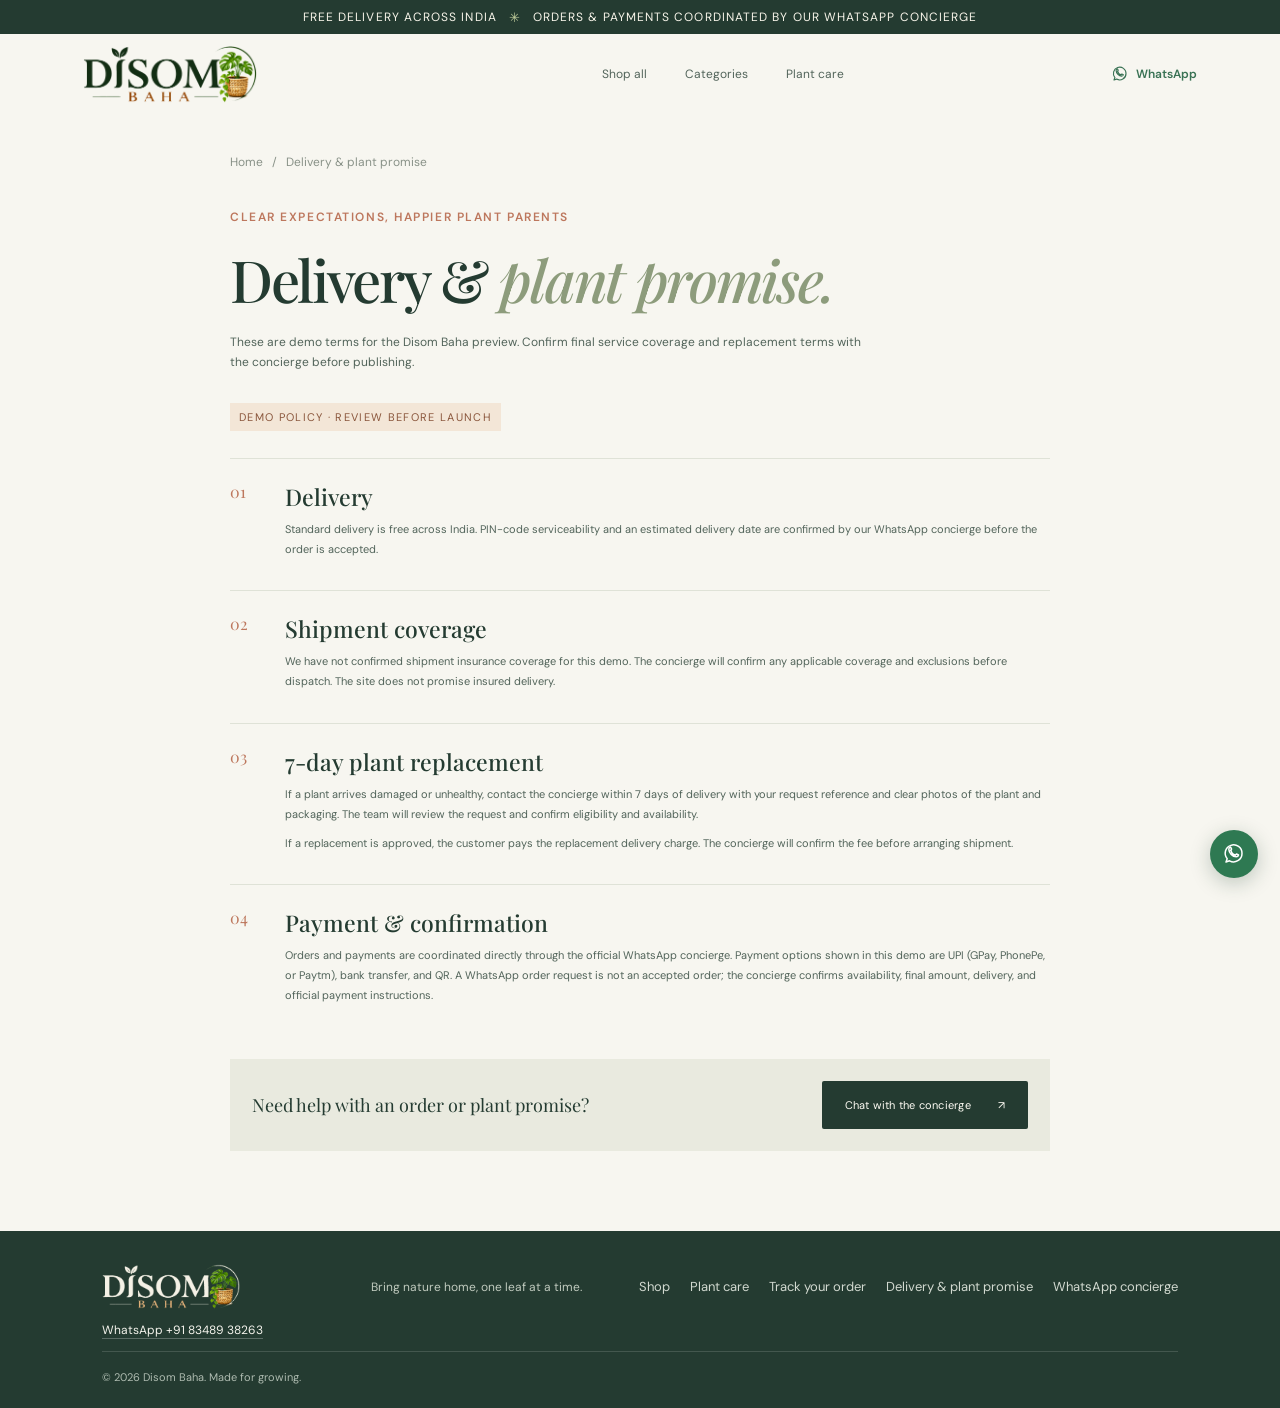
<file: policies.html>
<!doctype html>
<html lang="en">
<head>
  <meta charset="utf-8">
  <meta name="viewport" content="width=device-width, initial-scale=1">
  <meta name="theme-color" content="#f7f6f0">
  <meta name="description" content="Free delivery across India, PIN-code confirmation, and the Disom Baha 7-day plant replacement promise.">
  <title>Delivery & plant promise — Disom Baha</title>
  <link rel="preconnect" href="https://fonts.googleapis.com">
  <link rel="preconnect" href="https://fonts.gstatic.com" crossorigin>
  <link href="https://fonts.googleapis.com/css2?family=DM+Sans:wght@400;500;600;700&family=Playfair+Display:wght@500;600;700&display=swap" rel="stylesheet">
  <link rel="stylesheet" href="styles.css">
  <script src="catalog.js" defer></script>
  <script src="site-config.js" defer></script>
  <script src="script.js" defer></script>
  <script src="chat.js" defer></script>
</head>
<body>
  <div class="announcement"><span>Free delivery across India</span><span class="announcement-dot">✳</span><span>Orders & payments coordinated by our WhatsApp concierge</span></div>
  <header class="site-header">
    <a class="brand" href="index.html" aria-label="Disom Baha home"><svg class="brand-mark" viewBox="0 0 42 42" aria-hidden="true"><path d="M21 35V17M21 23C11 22 8 15 9 7c8 0 14 4 14 12M21 29c10-1 14-8 13-16-8 0-14 4-14 12"/><path d="M14 16c3 1 5 3 7 7m7-2c-3 1-5 3-7 7"/></svg><img class="brand-logo" src="assets/brand/disom-baha-logo.png" alt="Disom Baha"></a>
    <button class="mobile-menu-toggle icon-button" type="button" aria-label="Open menu" aria-expanded="false" aria-controls="primary-nav"><svg viewBox="0 0 24 24" aria-hidden="true"><path d="M4 7h16M4 12h16M4 17h16"/></svg></button>
    <nav class="primary-nav policy-nav" aria-label="Main navigation"><a href="index.html#shop">Shop all</a><a href="index.html#categories">Categories</a><a href="index.html#care">Plant care</a></nav>
    <div class="header-actions"><a class="concierge-link" data-whatsapp="concierge" href="#" target="_blank" rel="noopener noreferrer" aria-label="Chat with the official WhatsApp concierge"><svg viewBox="0 0 24 24" aria-hidden="true"><path d="M20 11.5a8.4 8.4 0 0 1-12.5 7.3L4 20l1.2-3.3A8.4 8.4 0 1 1 20 11.5Z"/><path d="M9 8.5c.4 2.3 2.2 4.1 4.5 4.5l1-1 2 1c-.2 1.1-1.1 1.8-2.2 1.8-3.8-.1-7.4-3.7-7.5-7.5 0-1.1.7-2 1.8-2.2l1 2-1 1.4Z"/></svg><span>WhatsApp</span></a></div>
  </header>

  <main class="policy-page">
    <a class="breadcrumbs policy-breadcrumb" href="index.html">Home <span>/</span> Delivery & plant promise</a>
    <span class="eyebrow">Clear expectations, happier plant parents</span>
    <h1>Delivery & <em>plant promise.</em></h1>
    <p class="policy-intro">These are demo terms for the Disom Baha preview. Confirm final service coverage and replacement terms with the concierge before publishing.</p>
    <div class="policy-demo-label">DEMO POLICY · REVIEW BEFORE LAUNCH</div>
    <section class="policy-card"><span class="policy-number">01</span><div><h2>Delivery</h2><p>Standard delivery is free across India. PIN-code serviceability and an estimated delivery date are confirmed by our WhatsApp concierge before the order is accepted.</p></div></section>
    <section class="policy-card"><span class="policy-number">02</span><div><h2>Shipment coverage</h2><p>We have not confirmed shipment insurance coverage for this demo. The concierge will confirm any applicable coverage and exclusions before dispatch. The site does not promise insured delivery.</p></div></section>
    <section class="policy-card"><span class="policy-number">03</span><div><h2>7-day plant replacement</h2><p>If a plant arrives damaged or unhealthy, contact the concierge within 7 days of delivery with your request reference and clear photos of the plant and packaging. The team will review the request and confirm eligibility and availability.</p><p>If a replacement is approved, the customer pays the replacement delivery charge. The concierge will confirm the fee before arranging shipment.</p></div></section>
    <section class="policy-card"><span class="policy-number">04</span><div><h2>Payment & confirmation</h2><p>Orders and payments are coordinated directly through the official WhatsApp concierge. Payment options shown in this demo are UPI (GPay, PhonePe, or Paytm), bank transfer, and QR. A WhatsApp order request is not an accepted order; the concierge confirms availability, final amount, delivery, and official payment instructions.</p></div></section>
    <div class="policy-contact"><p>Need help with an order or plant promise?</p><a class="button button-dark" data-whatsapp="concierge" href="#" target="_blank" rel="noopener noreferrer">Chat with the concierge <span aria-hidden="true">↗</span></a></div>
  </main>

  <footer class="site-footer"><a class="brand footer-brand" href="index.html"><img class="brand-logo" src="assets/brand/disom-baha-logo-light.png" alt="Disom Baha"></a><p>Bring nature home, one leaf at a time.</p><p class="footer-contact" data-footer-contact><a data-whatsapp="concierge" href="#" target="_blank" rel="noopener noreferrer">WhatsApp +91 83489 38263</a></p><div class="footer-links"><a href="index.html#shop">Shop</a><a href="index.html#care">Plant care</a><a href="track.html">Track your order</a><a href="policies.html">Delivery & plant promise</a><a data-whatsapp="concierge" href="#" target="_blank" rel="noopener noreferrer">WhatsApp concierge</a></div><small>© 2026 Disom Baha. Made for growing.</small></footer>
  <a class="whatsapp-fab" data-whatsapp="concierge" href="#" target="_blank" rel="noopener noreferrer" aria-label="Chat with Disom Baha on WhatsApp"><svg viewBox="0 0 24 24" aria-hidden="true"><path d="M20 11.5a8.4 8.4 0 0 1-12.5 7.3L4 20l1.2-3.3A8.4 8.4 0 1 1 20 11.5Z"/><path d="M9 8.5c.4 2.3 2.2 4.1 4.5 4.5l1-1 2 1c-.2 1.1-1.1 1.8-2.2 1.8-3.8-.1-7.4-3.7-7.5-7.5 0-1.1.7-2 1.8-2.2l1 2-1 1.4Z"/></svg></a>
  <div class="toast" role="status" aria-live="polite"></div>
</body>
</html>
</file>
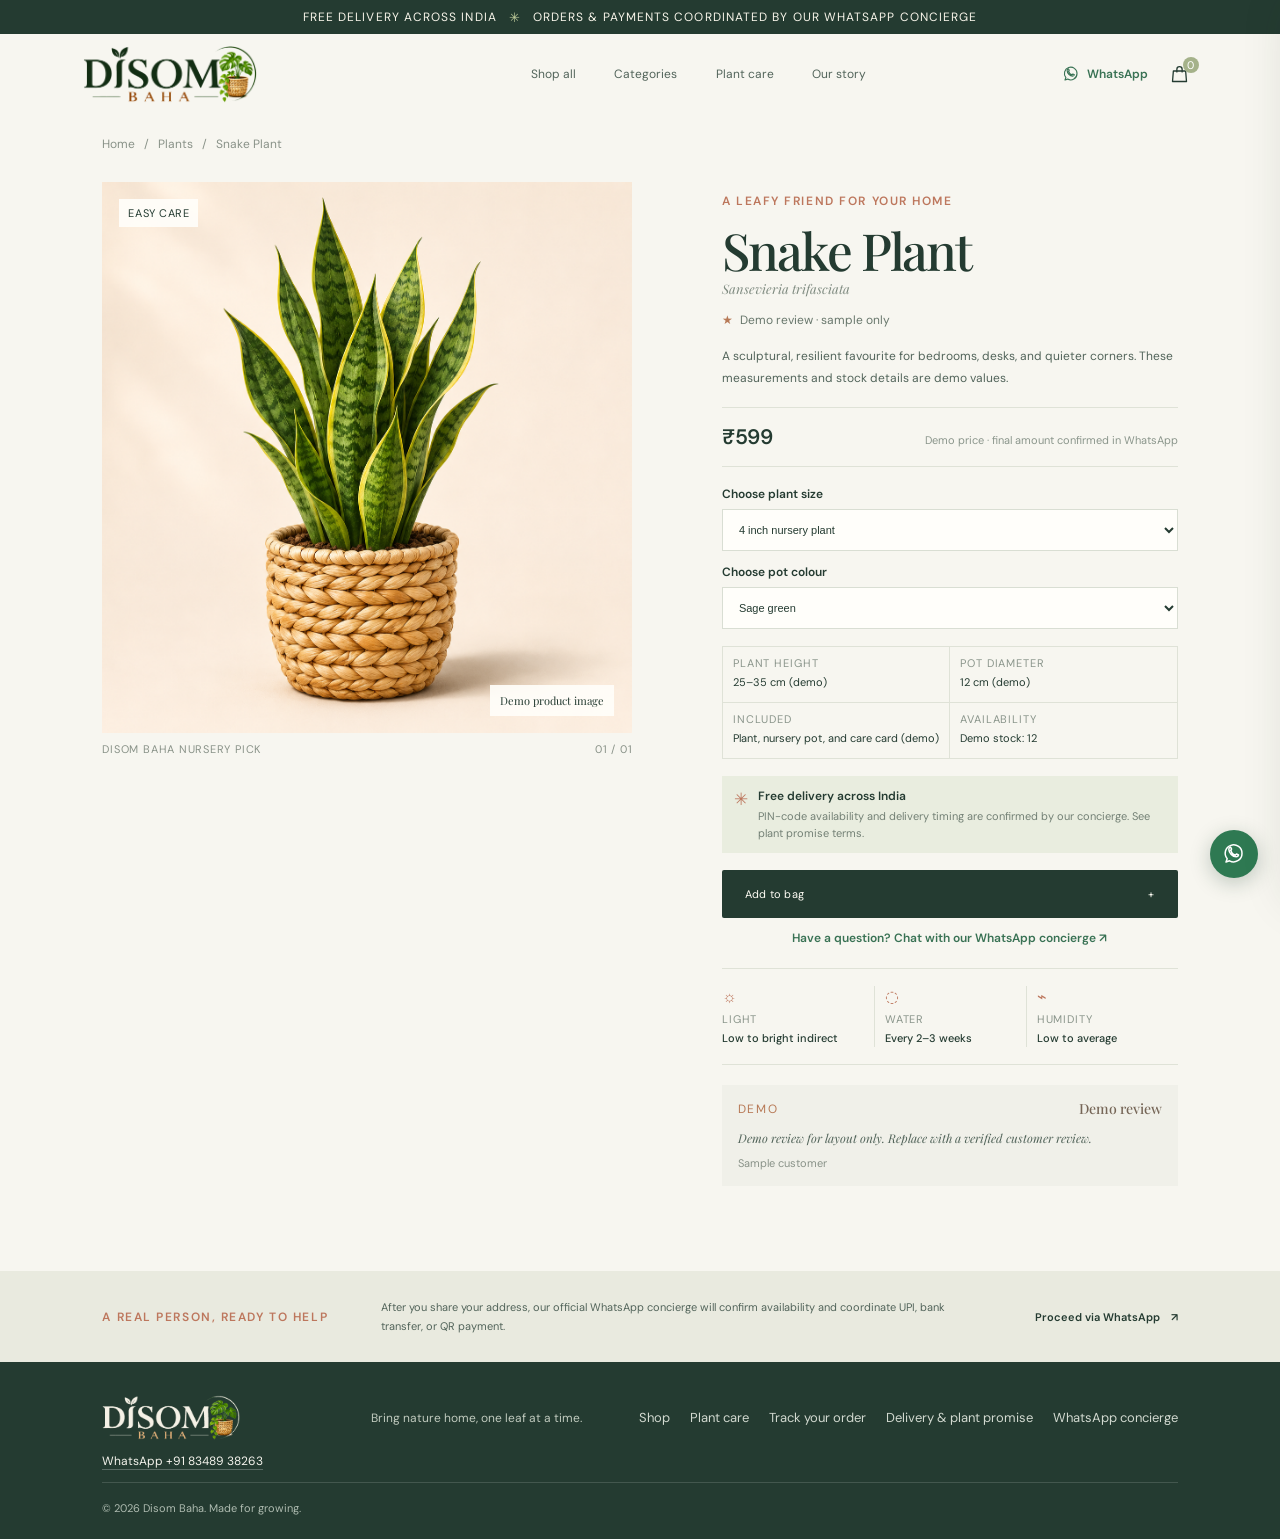
<file: product.html>
<!doctype html>
<html lang="en">
<head>
  <meta charset="utf-8">
  <meta name="viewport" content="width=device-width, initial-scale=1">
  <meta name="theme-color" content="#f7f6f0">
  <meta name="description" content="Find your next leafy friend at Disom Baha, with free delivery across India.">
  <title>Shop plants — Disom Baha</title>
  <link rel="preconnect" href="https://fonts.googleapis.com">
  <link rel="preconnect" href="https://fonts.gstatic.com" crossorigin>
  <link href="https://fonts.googleapis.com/css2?family=DM+Sans:wght@400;500;600;700&family=Playfair+Display:wght@500;600;700&display=swap" rel="stylesheet">
  <link rel="stylesheet" href="styles.css">
  <script src="catalog.js" defer></script>
  <script src="site-config.js" defer></script>
  <script src="script.js" defer></script>
  <script src="chat.js" defer></script>
</head>
<body>
  <div class="announcement"><span>Free delivery across India</span><span class="announcement-dot">✳</span><span>Orders & payments coordinated by our WhatsApp concierge</span></div>
  <header class="site-header">
    <a class="brand" href="index.html" aria-label="Disom Baha home"><img class="brand-logo" src="assets/brand/disom-baha-logo.png" alt="Disom Baha"></a>
    <button class="mobile-menu-toggle icon-button" type="button" aria-label="Open menu" aria-expanded="false" aria-controls="primary-nav"><svg viewBox="0 0 24 24" aria-hidden="true"><path d="M4 7h16M4 12h16M4 17h16"/></svg></button>
    <nav class="primary-nav" id="primary-nav" aria-label="Main navigation"><a href="index.html#shop">Shop all</a><a href="index.html#categories">Categories</a><a href="index.html#care">Plant care</a><a href="index.html#story">Our story</a></nav>
    <div class="header-actions">
      <a class="concierge-link" data-whatsapp="concierge" href="#" target="_blank" rel="noopener noreferrer" aria-label="Chat with the official WhatsApp concierge"><svg viewBox="0 0 24 24" aria-hidden="true"><path d="M20 11.5a8.4 8.4 0 0 1-12.5 7.3L4 20l1.2-3.3A8.4 8.4 0 1 1 20 11.5Z"/><path d="M9 8.5c.4 2.3 2.2 4.1 4.5 4.5l1-1 2 1c-.2 1.1-1.1 1.8-2.2 1.8-3.8-.1-7.4-3.7-7.5-7.5 0-1.1.7-2 1.8-2.2l1 2-1 1.4Z"/></svg><span>WhatsApp</span></a>
      <button class="icon-button cart-trigger" type="button" aria-label="Open shopping bag"><svg viewBox="0 0 24 24" aria-hidden="true"><path d="M5 8h14l1 12H4L5 8Z"/><path d="M9 9V6a3 3 0 0 1 6 0v3"/></svg><span class="cart-count" aria-live="polite">0</span></button>
    </div>
  </header>

  <main>
    <nav class="breadcrumbs" aria-label="Breadcrumb"><a href="index.html">Home</a><span>/</span><a href="index.html#shop">Plants</a><span>/</span><span id="product-breadcrumb">Plant</span></nav>
    <section class="product-detail" id="product-detail" aria-labelledby="product-name">
      <div class="detail-gallery">
        <div class="detail-image-wrap"><img id="product-main-image" src="" alt=""><span class="photo-needed">Demo photo · illustrative only</span><span class="product-tag" id="product-tag">Easy care</span><span class="detail-image-note">Demo product image</span></div>
        <div class="gallery-caption"><span>Disom Baha nursery pick</span><span>01 / 01</span></div>
      </div>
      <div class="detail-copy">
        <span class="eyebrow">A leafy friend for your home</span>
        <h1 id="product-name">Plant name</h1>
        <p class="detail-botanical" id="product-botanical">Botanical name</p>
        <div class="detail-rating"><span aria-hidden="true">★</span><span id="product-rating">4.9 · customer reviews</span></div>
        <p class="detail-description" id="product-description"></p>
        <div class="detail-price-row"><strong id="detail-price">₹0</strong><span id="detail-price-note">Demo price · final amount confirmed in WhatsApp</span></div>

        <label class="select-label" for="plant-size">Choose plant size</label>
        <select id="plant-size" class="detail-select">
          <option value="4 inch nursery plant" data-extra="0">4 inch · nursery plant · included</option>
          <option value="6 inch fuller plant" data-extra="250">6 inch · fuller plant · + ₹250</option>
        </select>
        <label class="select-label" for="pot-color">Choose pot colour</label>
        <select id="pot-color" class="detail-select">
          <option>Sage green</option><option>Warm white</option><option>Terracotta</option>
        </select>

        <dl class="product-specs">
          <div><dt>Plant height</dt><dd id="product-height">Demo size</dd></div>
          <div><dt>Pot diameter</dt><dd id="product-pot-diameter">Demo size</dd></div>
          <div><dt>Included</dt><dd id="product-includes">Demo contents</dd></div>
          <div><dt>Availability</dt><dd id="product-stock">Demo stock</dd></div>
        </dl>
        <div class="detail-delivery"><span aria-hidden="true">✳</span><span><strong>Free delivery across India</strong><small>PIN-code availability and delivery timing are confirmed by our concierge. <a href="policies.html">See plant promise terms.</a></small></span></div>
        <button class="button button-dark product-add-button" id="product-add" type="button">Add to bag <span aria-hidden="true">+</span></button>
        <a class="detail-whatsapp" data-whatsapp="concierge" href="#" target="_blank" rel="noopener noreferrer">Have a question? Chat with our WhatsApp concierge ↗</a>

        <div class="care-guide" aria-label="Plant care details">
          <div><span class="care-symbol" aria-hidden="true">☼</span><small>Light</small><strong id="care-light"></strong></div>
          <div><span class="care-symbol" aria-hidden="true">◌</span><small>Water</small><strong id="care-water"></strong></div>
          <div><span class="care-symbol" aria-hidden="true">⌁</span><small>Humidity</small><strong id="care-humidity"></strong></div>
        </div>
        <section class="review-snippet"><div><span class="review-stars">DEMO</span><h2 id="review-title">Demo review</h2></div><p id="review-quote">Sample review text for layout only.</p><small id="review-by">Demo reviewer · replace before launch</small></section>
      </div>
    </section>
    <section class="detail-concierge-band"><span class="eyebrow">A real person, ready to help</span><p>After you share your address, our official WhatsApp concierge will confirm availability and coordinate UPI, bank transfer, or QR payment.</p><a class="text-link" data-whatsapp="concierge" href="#" target="_blank" rel="noopener noreferrer">Proceed via WhatsApp <span aria-hidden="true">↗</span></a></section>
  </main>

  <footer class="site-footer"><a class="brand footer-brand" href="index.html"><img class="brand-logo" src="assets/brand/disom-baha-logo-light.png" alt="Disom Baha"></a><p>Bring nature home, one leaf at a time.</p><p class="footer-contact" data-footer-contact><a data-whatsapp="concierge" href="#" target="_blank" rel="noopener noreferrer">WhatsApp +91 83489 38263</a></p><div class="footer-links"><a href="index.html#shop">Shop</a><a href="index.html#care">Plant care</a><a href="track.html">Track your order</a><a href="policies.html">Delivery & plant promise</a><a data-whatsapp="concierge" href="#" target="_blank" rel="noopener noreferrer">WhatsApp concierge</a></div><small>© 2026 Disom Baha. Made for growing.</small></footer>

  <div class="drawer-scrim" hidden></div>
  <aside class="cart-drawer" aria-label="Shopping bag" aria-modal="true" role="dialog" aria-hidden="true">
    <div class="drawer-header"><div><span class="eyebrow">Your leafy picks</span><h2>Your bag <span class="drawer-count">(0)</span></h2></div><button class="icon-button drawer-close" type="button" aria-label="Close shopping bag">×</button></div>
    <div class="cart-items"><p class="empty-cart">Your bag is waiting for a little green.</p></div>
    <div class="drawer-footer cart-stage"><div class="cart-subtotal"><span>Subtotal</span><strong>₹0</strong></div><p class="delivery-note">Free delivery across India. PIN-code serviceability is confirmed by our concierge.</p><button class="button button-dark checkout-button" type="button" disabled>Continue to delivery details <span aria-hidden="true">→</span></button><span class="secure-note">Orders and payments coordinated by our WhatsApp concierge</span></div>
    <section class="address-stage" hidden aria-labelledby="address-title"><button class="back-to-bag" type="button">← Back to your bag</button><span class="eyebrow">Free delivery across India</span><h3 id="address-title">Where should we send it?</h3><p class="delivery-note">Share your delivery details. Our official WhatsApp concierge will confirm the order and coordinate payment.</p>
      <form class="checkout-form">
        <label>Full name<input name="name" autocomplete="name" required></label><label>WhatsApp / phone<input name="phone" type="tel" autocomplete="tel" inputmode="tel" required></label><label class="form-wide">Email <small>for your receipt</small><input name="email" type="email" autocomplete="email" maxlength="254"></label>
        <label class="form-wide">Delivery address<input name="address" autocomplete="street-address" required></label><label>City<input name="city" autocomplete="address-level2" required></label><label>State<input name="state" autocomplete="address-level1" required></label><label>PIN code<input name="pincode" inputmode="numeric" autocomplete="postal-code" pattern="[0-9]{6}" maxlength="6" required></label>
        <fieldset class="payment-options form-wide"><legend>Payment preference</legend><label><input type="radio" name="payment" value="UPI (GPay / PhonePe / Paytm)" checked> UPI <small>GPay / PhonePe / Paytm</small></label><label><input type="radio" name="payment" value="Bank transfer"> Bank transfer</label><label><input type="radio" name="payment" value="QR payment"> QR payment</label></fieldset>
        <p class="checkout-error form-wide" role="alert" aria-live="polite"></p><button class="button button-dark whatsapp-order-button form-wide" type="submit">Review order <span aria-hidden="true">→</span></button><small class="form-wide payment-footnote">You’ll review the full order and estimated total before opening WhatsApp.</small>
      </form>
    </section>
    <section class="order-review-stage" hidden aria-labelledby="order-review-title"><button class="back-to-address" type="button">← Edit delivery details</button><span class="eyebrow">One last look</span><h3 id="order-review-title">Review your order request</h3><div class="order-reference">Request reference <strong id="order-reference"></strong></div><div class="order-review-items" id="order-review-items"></div><div class="order-review-address" id="order-review-address"></div><div class="order-review-totals"><div><span>Subtotal</span><strong id="review-subtotal"></strong></div><div><span>Delivery</span><strong>Free</strong></div><div class="review-total"><span>Estimated total</span><strong id="review-total"></strong></div></div><p class="review-confirmation-note" id="review-confirmation-note">This order request is not accepted until the concierge confirms it. Clicking opens WhatsApp with your items, address, phone, and payment preference prefilled; review and send the message there.</p><button class="button button-dark whatsapp-order-button" id="send-order-whatsapp" type="button">Proceed via WhatsApp <span aria-hidden="true">↗</span></button><small class="payment-footnote">UPI (GPay / PhonePe / Paytm) · Bank transfer · QR</small></section>
    <section class="order-success-stage" hidden aria-labelledby="order-success-title"><span class="eyebrow">Order placed</span><h3 id="order-success-title">Thank you! Your order is confirmed.</h3><div class="order-reference">Order number <strong id="order-success-reference"></strong></div><p class="delivery-note" id="order-success-text"></p><a class="button button-dark" id="order-success-track" href="track.html">Track your order <span aria-hidden="true">→</span></a><button class="back-to-shop" type="button">Continue shopping</button></section>
  </aside>
  <a class="whatsapp-fab" data-whatsapp="concierge" href="#" target="_blank" rel="noopener noreferrer" aria-label="Chat with Disom Baha on WhatsApp"><svg viewBox="0 0 24 24" aria-hidden="true"><path d="M20 11.5a8.4 8.4 0 0 1-12.5 7.3L4 20l1.2-3.3A8.4 8.4 0 1 1 20 11.5Z"/><path d="M9 8.5c.4 2.3 2.2 4.1 4.5 4.5l1-1 2 1c-.2 1.1-1.1 1.8-2.2 1.8-3.8-.1-7.4-3.7-7.5-7.5 0-1.1.7-2 1.8-2.2l1 2-1 1.4Z"/></svg></a>
  <div class="toast" role="status" aria-live="polite"></div>
</body>
</html>
</file>
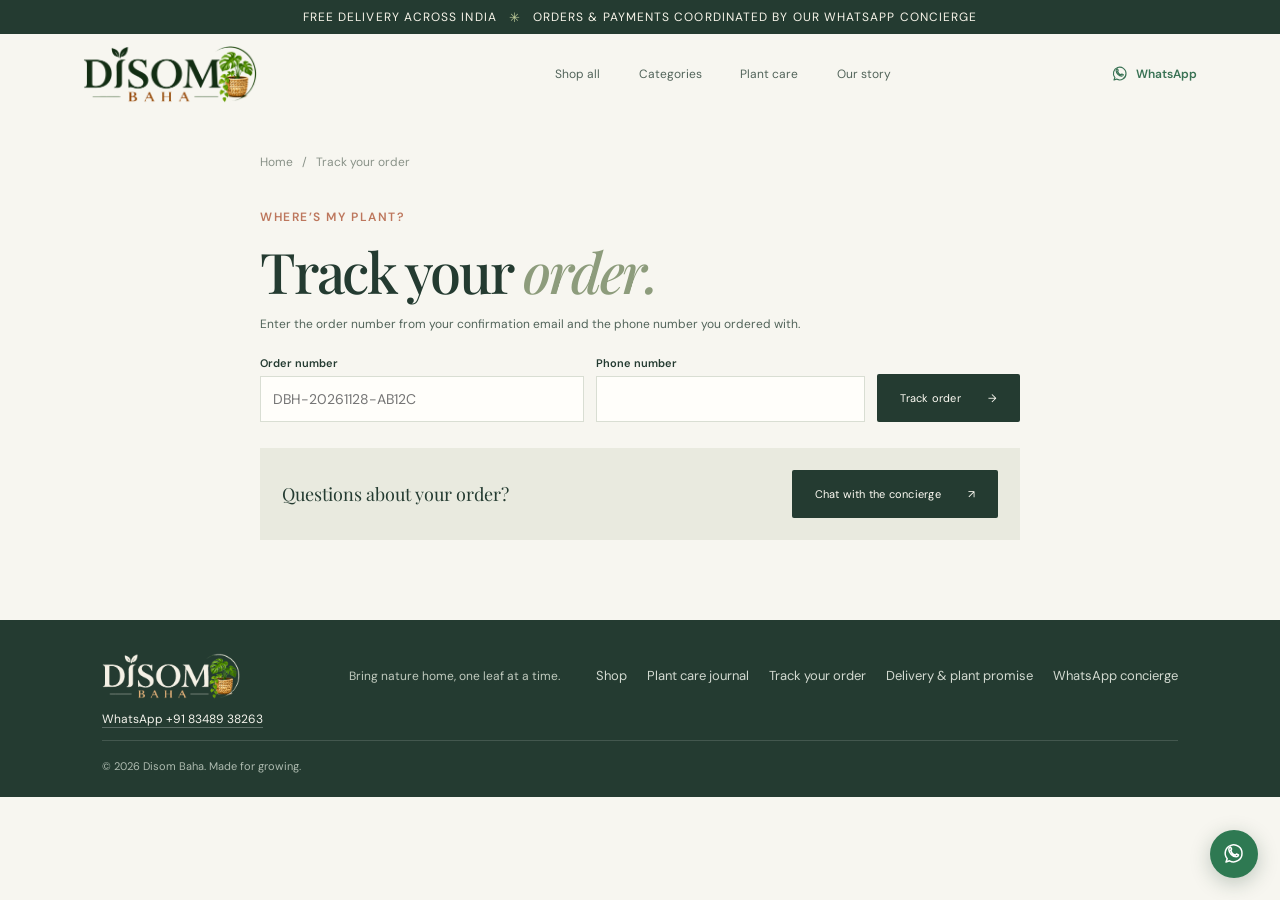
<file: track.html>
<!doctype html>
<html lang="en">
<head>
  <meta charset="utf-8">
  <meta name="viewport" content="width=device-width, initial-scale=1">
  <meta name="theme-color" content="#f7f6f0">
  <meta name="robots" content="noindex">
  <meta name="description" content="Track your Disom Baha plant order with your order number and phone number.">
  <title>Track your order — Disom Baha</title>
  <link rel="preconnect" href="https://fonts.googleapis.com">
  <link rel="preconnect" href="https://fonts.gstatic.com" crossorigin>
  <link href="https://fonts.googleapis.com/css2?family=DM+Sans:wght@400;500;600;700&family=Playfair+Display:wght@500;600;700&display=swap" rel="stylesheet">
  <link rel="stylesheet" href="styles.css">
  <script src="catalog.js" defer></script>
  <script src="site-config.js" defer></script>
  <script src="script.js" defer></script>
  <script src="chat.js" defer></script>
</head>
<body>
  <div class="announcement"><span>Free delivery across India</span><span class="announcement-dot">✳</span><span>Orders & payments coordinated by our WhatsApp concierge</span></div>
  <header class="site-header">
    <a class="brand" href="index.html" aria-label="Disom Baha home"><img class="brand-logo" src="assets/brand/disom-baha-logo.png" alt="Disom Baha"></a>
    <button class="mobile-menu-toggle icon-button" type="button" aria-label="Open menu" aria-expanded="false" aria-controls="primary-nav"><svg viewBox="0 0 24 24" aria-hidden="true"><path d="M4 7h16M4 12h16M4 17h16"/></svg></button>
    <nav class="primary-nav" id="primary-nav" aria-label="Main navigation"><a href="index.html#shop">Shop all</a><a href="index.html#categories">Categories</a><a href="journal.html">Plant care</a><a href="index.html#story">Our story</a></nav>
    <div class="header-actions"><a class="concierge-link" data-whatsapp="concierge" href="#" target="_blank" rel="noopener noreferrer" aria-label="Chat with the official WhatsApp concierge"><svg viewBox="0 0 24 24" aria-hidden="true"><path d="M20 11.5a8.4 8.4 0 0 1-12.5 7.3L4 20l1.2-3.3A8.4 8.4 0 1 1 20 11.5Z"/><path d="M9 8.5c.4 2.3 2.2 4.1 4.5 4.5l1-1 2 1c-.2 1.1-1.1 1.8-2.2 1.8-3.8-.1-7.4-3.7-7.5-7.5 0-1.1.7-2 1.8-2.2l1 2-1 1.4Z"/></svg><span>WhatsApp</span></a></div>
  </header>

  <main class="track-page">
    <a class="breadcrumbs policy-breadcrumb" href="index.html">Home <span>/</span> Track your order</a>
    <span class="eyebrow">Where’s my plant?</span>
    <h1>Track your <em>order.</em></h1>
    <p class="policy-intro">Enter the order number from your confirmation email and the phone number you ordered with.</p>
    <form class="track-form" id="track-form">
      <label>Order number<input name="reference" autocomplete="off" placeholder="DBH-20261128-AB12C" required maxlength="30"></label>
      <label>Phone number<input name="phone" type="tel" inputmode="tel" autocomplete="tel" required maxlength="20"></label>
      <button class="button button-dark" type="submit">Track order <span aria-hidden="true">→</span></button>
    </form>
    <div id="track-result" aria-live="polite"></div>
    <div class="policy-contact"><p>Questions about your order?</p><a class="button button-dark" data-whatsapp="concierge" href="#" target="_blank" rel="noopener noreferrer">Chat with the concierge <span aria-hidden="true">↗</span></a></div>
  </main>

  <footer class="site-footer"><a class="brand footer-brand" href="index.html"><img class="brand-logo" src="assets/brand/disom-baha-logo-light.png" alt="Disom Baha"></a><p>Bring nature home, one leaf at a time.</p><p class="footer-contact" data-footer-contact><a data-whatsapp="concierge" href="#" target="_blank" rel="noopener noreferrer">WhatsApp +91 83489 38263</a></p><div class="footer-links"><a href="index.html#shop">Shop</a><a href="journal.html">Plant care journal</a><a href="track.html">Track your order</a><a href="policies.html">Delivery & plant promise</a><a data-whatsapp="concierge" href="#" target="_blank" rel="noopener noreferrer">WhatsApp concierge</a></div><small>© 2026 Disom Baha. Made for growing.</small></footer>
  <a class="whatsapp-fab" data-whatsapp="concierge" href="#" target="_blank" rel="noopener noreferrer" aria-label="Chat with Disom Baha on WhatsApp"><svg viewBox="0 0 24 24" aria-hidden="true"><path d="M20 11.5a8.4 8.4 0 0 1-12.5 7.3L4 20l1.2-3.3A8.4 8.4 0 1 1 20 11.5Z"/><path d="M9 8.5c.4 2.3 2.2 4.1 4.5 4.5l1-1 2 1c-.2 1.1-1.1 1.8-2.2 1.8-3.8-.1-7.4-3.7-7.5-7.5 0-1.1.7-2 1.8-2.2l1 2-1 1.4Z"/></svg></a>
  <div class="toast" role="status" aria-live="polite"></div>
</body>
</html>
</file>
<file: styles.css>
:root {
  color-scheme: light;
  --ink: #243b31;
  --ink-soft: #52645a;
  --sage: #8d9c7c;
  --sage-light: #e7e9dc;
  --cream: #f7f6f0;
  --paper: #fffefa;
  --terracotta: #bd775d;
  --line: #dfe2d7;
  --serif: "Playfair Display", Georgia, serif;
  --sans: "DM Sans", Arial, sans-serif;
}

* { box-sizing: border-box; }
html { scroll-behavior: smooth; scroll-padding-top: 80px; }
body { margin: 0; background: var(--cream); color: var(--ink); font-family: var(--sans); -webkit-font-smoothing: antialiased; }
button, input { font: inherit; }
button, a { -webkit-tap-highlight-color: transparent; }
a { color: inherit; text-decoration: none; }
img { display: block; width: 100%; }
.sr-only { position: absolute; width: 1px; height: 1px; padding: 0; margin: -1px; overflow: hidden; clip: rect(0, 0, 0, 0); white-space: nowrap; border: 0; }

.announcement { min-height: 34px; display: flex; align-items: center; justify-content: center; gap: 12px; background: var(--ink); color: #f7f4e9; font-size: 12px; letter-spacing: .09em; text-transform: uppercase; }
.announcement-dot { color: #c0cc9b; font-size: 13px; }
.site-header { height: 80px; padding: 0 6.5%; display: flex; align-items: center; justify-content: space-between; background: var(--cream); position: sticky; top: 0; z-index: 19; }
.brand { display: inline-flex; align-items: center; gap: 8px; color: var(--ink); font-family: var(--serif); font-size: 26px; letter-spacing: -.045em; }
.brand-mark { width: 31px; height: 31px; fill: none; stroke: currentColor; stroke-width: 1.35; stroke-linecap: round; stroke-linejoin: round; }
.brand-mark { display: none; }
.brand-logo { display: block; width: 174px; height: 58px; object-fit: contain; }
.footer-brand { line-height: 0; }
.footer-brand .brand-logo { width: 138px; height: 46px; }
.primary-nav { display: flex; align-items: center; gap: clamp(22px, 3vw, 48px); padding-left: 7%; }
.primary-nav a, .footer-links a { font-size: 12px; color: var(--ink-soft); transition: color .2s; }
.primary-nav a:hover, .footer-links a:hover { color: var(--terracotta); }
.header-actions { display: flex; align-items: center; gap: 14px; }
.icon-button { border: 0; background: transparent; color: var(--ink); padding: 7px; display: inline-grid; place-items: center; cursor: pointer; }
.icon-button svg { width: 21px; height: 21px; fill: none; stroke: currentColor; stroke-width: 1.5; stroke-linecap: round; stroke-linejoin: round; }
.cart-trigger { position: relative; }
.cart-count { position: absolute; top: 0; right: -2px; min-width: 16px; height: 16px; padding: 0 4px; border-radius: 50%; background: #a5b28a; color: white; display: grid; place-items: center; font-size: 11px; }
.mobile-menu-toggle { display: none; }

.hero { min-height: 555px; display: grid; grid-template-columns: 47% 53%; padding: 0 6.5%; position: relative; background: #e9eadf; overflow: hidden; }
.hero-copy { display: flex; flex-direction: column; align-items: flex-start; justify-content: center; padding: 55px 8% 70px 0; position: relative; z-index: 1; }
.eyebrow { display: inline-flex; align-items: center; gap: 9px; color: var(--terracotta); font-size: 12px; font-weight: 600; letter-spacing: .13em; text-transform: uppercase; }
.eyebrow-line { width: 24px; height: 1px; background: currentColor; }
h1, h2, h3, p { margin-top: 0; }
.hero h1 { margin: 22px 0 17px; font-family: var(--serif); font-weight: 500; font-size: clamp(43px, 5.2vw, 72px); line-height: 1.08; letter-spacing: -.045em; }
h1 em, h2 em { color: var(--sage); font-weight: 500; }
.hero-copy > p { max-width: 360px; color: var(--ink-soft); font-size: 14px; line-height: 1.85; }
.hero-actions { display: flex; align-items: center; gap: 25px; margin-top: 12px; }
.button { min-height: 48px; border: 0; border-radius: 2px; padding: 0 23px; display: inline-flex; align-items: center; justify-content: center; gap: 27px; font-size: 11px; letter-spacing: .02em; cursor: pointer; transition: transform .2s, background .2s; }
.button:hover { transform: translateY(-2px); }
.button-dark { background: var(--ink); color: #fffdf5; }
.button-dark:hover { background: #385548; }
.text-link { display: inline-flex; align-items: center; gap: 11px; font-size: 11px; font-weight: 600; }
.text-link span { transition: transform .2s; }
.text-link:hover span { transform: translateX(4px); }
.hero-note { margin-top: 38px; display: flex; align-items: center; gap: 12px; color: #68786d; font-size: 12px; line-height: 1.7; }
.hero-note strong { color: var(--ink); font-weight: 500; }
.note-icon { width: 30px; height: 30px; border: 1px solid #c5cabb; border-radius: 50%; display: grid; place-items: center; color: var(--terracotta); font-size: 15px; }
.hero-visual { min-height: 520px; margin: 20px 0 20px 0; position: relative; overflow: hidden; background: #778570; }
.hero-visual::after { content: ""; position: absolute; inset: 0; background: linear-gradient(90deg, rgba(32,49,40,.12), transparent 42%), linear-gradient(0deg, rgba(20,34,27,.24), transparent 45%); pointer-events: none; }
.hero-visual > img { height: 100%; position: absolute; inset: 0; object-fit: cover; object-position: center 54%; }
.hero-image-caption { position: absolute; z-index: 1; left: 31px; bottom: 30px; display: grid; gap: 5px; color: white; font-family: var(--serif); font-size: 17px; text-shadow: 0 1px 8px #29392e6e; }
.hero-image-caption strong { font-size: 23px; font-weight: 500; }
.hero-stamp { position: absolute; z-index: 1; right: 22px; top: 22px; width: 84px; height: 84px; border: 1px solid rgba(255,255,255,.72); background: rgba(28, 52, 39, .55); -webkit-backdrop-filter: blur(4px); backdrop-filter: blur(4px); border-radius: 50%; display: flex; flex-direction: column; justify-content: center; align-items: center; color: white; font-size: 9px; letter-spacing: .12em; text-align: center; line-height: 1.2; transform: rotate(12deg); }
.stamp-leaf { font-size: 18px; color: #dbe7bc; margin: 2px 0; }
.hero-index { position: absolute; bottom: 22px; left: 6.5%; display: flex; align-items: center; gap: 8px; font-size: 11px; color: #879288; letter-spacing: .08em; }
.hero-index span:first-child { color: var(--terracotta); }
.hero-index i { width: 34px; height: 1px; background: #a9b0a4; }

.promise-row { padding: 24px 8%; display: grid; grid-template-columns: repeat(3, 1fr); border-bottom: 1px solid var(--line); background: var(--paper); }
.promise { display: flex; justify-content: center; align-items: center; gap: 12px; padding: 3px 12px; }
.promise + .promise { border-left: 1px solid var(--line); }
.promise-icon { width: 34px; height: 34px; border: 1px solid #d6ddcb; border-radius: 50%; display: grid; place-items: center; color: var(--sage); font-size: 16px; }
.promise strong, .promise small { display: block; }
.promise strong { font-size: 11px; font-weight: 600; }
.promise small { margin-top: 4px; color: #859087; font-size: 11px; }
.section { padding-left: 8%; padding-right: 8%; }
.categories-section { padding-top: 91px; padding-bottom: 90px; }
.section-heading { display: flex; align-items: flex-end; justify-content: space-between; gap: 20px; margin-bottom: 28px; }
.section-heading h2, .care-copy h2, .newsletter h2 { margin: 10px 0 0; font-family: var(--serif); font-size: clamp(31px, 3.5vw, 46px); font-weight: 500; line-height: 1.15; letter-spacing: -.04em; }
.section-heading > .text-link { margin-bottom: 8px; }
.category-grid { display: grid; grid-template-columns: 1.15fr 1fr 1fr 1fr 1fr; gap: 11px; }
.category-card { min-height: 205px; padding: 14px; position: relative; display: flex; flex-direction: column; justify-content: space-between; overflow: hidden; color: white; background-color: #62715f; background-image: linear-gradient(0deg, rgba(20,37,27,.72), rgba(17,31,25,.02) 72%), var(--category-image); background-size: cover; background-position: center; transition: background-size .35s, transform .25s; }
.category-card:hover { transform: translateY(-4px); }
.category-tall { min-height: 245px; }
.category-number { align-self: flex-end; font-size: 11px; letter-spacing: .1em; opacity: .8; }
.category-title { font-family: var(--serif); font-size: clamp(18px, 1.8vw, 24px); line-height: 1.12; }
.category-arrow { position: absolute; bottom: 15px; right: 13px; font-size: 14px; opacity: .85; }
.bestsellers-section { background: #e9eadf; padding: 78px 0 84px; }
.bestsellers-inner { max-width: 1440px; margin: auto; }
.product-grid { display: grid; grid-template-columns: repeat(4, minmax(0, 1fr)); gap: 16px; }
.product-card { position: relative; min-width: 0; }
.product-image { display: block; position: relative; overflow: hidden; aspect-ratio: 1 / 1.12; background: #d8ddcf; }
.product-image img { height: 100%; object-fit: cover; transition: transform .5s; }
.product-card:hover .product-image img { transform: scale(1.035); }
.product-tag { position: absolute; left: 12px; top: 12px; padding: 7px 9px; background: rgba(255,254,250,.92); color: var(--ink); font-size: 11px; letter-spacing: .05em; text-transform: uppercase; }
.product-tag-new { background: #d9e0c5; }
.favorite-button { position: absolute; top: 10px; right: 10px; border: 0; width: 29px; height: 29px; border-radius: 50%; background: rgba(255,254,250,.94); color: var(--ink); font-size: 17px; line-height: 1; cursor: pointer; }
.favorite-button[aria-pressed="true"] { color: #b96755; }
.favorite-button[aria-pressed="true"]::after { content: "♥"; position: absolute; inset: 0; display: grid; place-items: center; background: #fffefa; border-radius: 50%; }
.product-info { padding: 15px 0 12px; display: flex; justify-content: space-between; align-items: flex-start; gap: 8px; }
.product-category { color: #899288; font-family: var(--serif); font-size: 12px; font-style: italic; }
.product-info h3 { margin: 4px 0 0; font-family: var(--serif); font-size: 18px; font-weight: 500; }
.product-price { padding-top: 12px; font-size: 12px; font-weight: 600; white-space: nowrap; }
.product-bottom { display: flex; justify-content: space-between; align-items: center; gap: 7px; padding-top: 10px; border-top: 1px solid #d2d8cb; }
.care-note { color: #68776c; font-size: 11px; white-space: nowrap; }
.care-note span { color: var(--terracotta); margin-right: 3px; }
.add-button { padding: 7px 0 7px 6px; border: 0; background: transparent; color: var(--ink); font-size: 12px; font-weight: 600; cursor: pointer; white-space: nowrap; }
.add-button span { margin-left: 8px; font-size: 15px; color: var(--terracotta); vertical-align: -1px; }
.add-button:hover { color: var(--terracotta); }

.care-feature { min-height: 415px; display: grid; grid-template-columns: 1fr 1fr; background: #f1f0e8; }
.care-photo { min-height: 415px; overflow: hidden; background: #c8d0bf; }
.care-photo img { height: 100%; object-fit: cover; }
.care-copy { position: relative; padding: 70px 12%; display: flex; flex-direction: column; align-items: flex-start; justify-content: center; overflow: hidden; }
.care-copy h2 { margin: 15px 0; font-size: clamp(33px, 3.7vw, 48px); }
.care-copy p { max-width: 380px; margin-bottom: 20px; color: var(--ink-soft); font-size: 12px; line-height: 1.9; }
.care-doodle { position: absolute; right: 12%; bottom: 10%; color: #d1d7c4; font-size: 76px; }
.journal-section { padding-top: 85px; padding-bottom: 90px; }
.journal-grid { display: grid; grid-template-columns: repeat(3, 1fr); gap: 17px; }
.journal-card { display: block; }
.journal-card img { aspect-ratio: 1.5 / 1; object-fit: cover; background: #d6ddd0; margin-bottom: 15px; transition: filter .2s; }
.journal-card:hover img { filter: saturate(.8); }
.journal-meta { color: var(--terracotta); font-size: 11px; letter-spacing: .1em; }
.journal-card h3 { max-width: 300px; margin: 8px 0 10px; font-family: var(--serif); font-size: 19px; line-height: 1.3; font-weight: 500; }
.journal-arrow { font-size: 11px; color: var(--ink-soft); }
.newsletter { position: relative; overflow: hidden; padding: 51px 10%; display: flex; justify-content: space-between; align-items: center; gap: 50px; background: #dfe4d4; }
.newsletter h2 { font-size: 37px; }
.newsletter p { margin: 12px 0 0; color: var(--ink-soft); font-size: 11px; }
.newsletter-form { width: min(420px, 45%); position: relative; display: flex; align-items: center; border-bottom: 1px solid #8c9b88; }
.newsletter-form input { flex: 1; min-width: 0; padding: 15px 5px; border: 0; outline: 0; background: transparent; color: var(--ink); font-size: 11px; }
.newsletter-form input::placeholder { color: #758176; }
.newsletter-form button { border: 0; background: transparent; color: var(--ink); font-size: 12px; font-weight: 600; cursor: pointer; }
.newsletter-form button span { padding-left: 8px; }
.newsletter-message { position: absolute; left: 4px; top: calc(100% + 7px); margin: 0; color: var(--ink); font-size: 12px; }
.newsletter-leaf { position: absolute; right: 4%; top: -25px; color: #d3dac7; font-size: 110px; }
.site-footer { padding: 33px 8% 24px; display: grid; grid-template-columns: 1fr 1fr auto; align-items: center; gap: 12px; background: var(--ink); color: #f5f4ed; }
.footer-brand { color: #f5f4ed; font-size: 22px; }
.footer-brand .brand-mark { width: 26px; height: 26px; }
.site-footer > p { margin: 0; color: #c0cabe; font-size: 12px; }
.footer-links { display: flex; gap: 20px; }
.footer-links a { color: #d2d9d0; font-size: 13px; }
.site-footer > small { grid-column: 1 / -1; padding-top: 18px; border-top: 1px solid #ffffff24; color: #aebbb0; font-size: 11px; }

.drawer-scrim { position: fixed; inset: 0; z-index: 20; background: rgba(25,38,31,.42); opacity: 0; transition: opacity .25s; }
.drawer-scrim:not([hidden]) { display: block; opacity: 1; }
.cart-drawer { width: min(420px, 100%); height: 100dvh; position: fixed; z-index: 21; top: 0; right: 0; padding: 26px; display: flex; flex-direction: column; background: var(--paper); box-shadow: -12px 0 45px #1e2c2221; transform: translateX(105%); transition: transform .3s ease; }
.cart-drawer.is-open { transform: translateX(0); }
.drawer-header { display: flex; justify-content: space-between; align-items: center; padding-bottom: 19px; border-bottom: 1px solid var(--line); }
.drawer-header h2 { margin: 7px 0 0; font-family: var(--serif); font-size: 29px; font-weight: 500; }
.drawer-count { color: #8b968c; font-family: var(--sans); font-size: 13px; }
.drawer-close { font-size: 28px; font-weight: 300; }
.cart-items { flex: 1; overflow: auto; padding: 10px 0; }
.empty-cart { padding: 25px 0; color: #748176; font-size: 12px; }
.cart-line { display: grid; grid-template-columns: 72px 1fr auto; align-items: center; gap: 12px; padding: 13px 0; border-bottom: 1px solid var(--line); }
.cart-line img { width: 72px; height: 78px; object-fit: cover; background: var(--sage-light); }
.cart-line h3 { margin: 0 0 4px; font-family: var(--serif); font-size: 15px; font-weight: 500; }
.cart-line small { color: #879187; font-family: var(--serif); font-size: 12px; font-style: italic; }
.cart-line-price { align-self: start; padding-top: 3px; font-size: 11px; font-weight: 600; }
.quantity-control { display: inline-flex; align-items: center; gap: 10px; margin-top: 9px; padding: 3px 7px; border: 1px solid var(--line); font-size: 12px; }
.quantity-control button { width: 17px; border: 0; padding: 0; background: transparent; color: var(--ink); cursor: pointer; }
.drawer-footer { padding-top: 17px; border-top: 1px solid var(--line); }
.cart-subtotal { display: flex; justify-content: space-between; font-size: 13px; }
.cart-subtotal strong { font-size: 14px; }
.drawer-footer > p { margin: 8px 0 17px; color: #839086; font-size: 12px; }
.checkout-button { width: 100%; }
.checkout-button:disabled { opacity: .45; cursor: default; transform: none; }
.secure-note { display: block; margin-top: 13px; text-align: center; color: #7a897e; font-size: 11px; }
.toast { position: fixed; z-index: 30; left: 50%; bottom: 22px; padding: 12px 17px; transform: translate(-50%, 20px); opacity: 0; pointer-events: none; background: var(--ink); color: white; font-size: 11px; transition: opacity .2s, transform .2s; }
.toast.is-visible { opacity: 1; transform: translate(-50%, 0); }
body.drawer-open { overflow: hidden; }

@media (min-width: 1500px) {
  .hero { padding-left: max(6.5%, calc((100% - 1320px) / 2)); padding-right: max(6.5%, calc((100% - 1320px) / 2)); }
  .hero-index { left: max(6.5%, calc((100% - 1320px) / 2)); }
}
@media (max-width: 1000px) {
  .site-header { padding: 0 4%; }
  .hero { padding: 0 4%; grid-template-columns: 46% 54%; }
  .hero-index { left: 4%; }
  .hero-visual { min-height: 480px; }
  .section { padding-left: 5%; padding-right: 5%; }
  .category-grid { grid-template-columns: repeat(5, minmax(0,1fr)); gap: 7px; }
  .category-card, .category-tall { min-height: 190px; padding: 11px; }
  .category-title { font-size: 18px; }
  .product-grid { gap: 11px; }
  .product-info h3 { font-size: 16px; }
  .care-note { font-size: 11px; }
  .add-button { font-size: 11px; }
  .newsletter { padding-left: 7%; padding-right: 7%; }
}
@media (max-width: 720px) {
  html { scroll-padding-top: 67px; }
  .announcement { font-size: 10px; letter-spacing: .05em; min-height: 30px; gap: 8px; }
  .site-header { height: 67px; padding: 0 5%; }
  .site-header > .brand { position: absolute; top: 50%; left: 50%; margin: 0; transform: translate(-50%, -50%); }
  .brand { font-size: 23px; }
  .brand-mark { width: 28px; height: 28px; }
  .brand-logo { width: 142px; height: 47px; }
  .mobile-menu-toggle { display: inline-grid; order: -1; margin-left: -7px; }
  .mobile-menu-toggle svg { width: 20px; }
  .primary-nav { position: absolute; top: 67px; left: 0; right: 0; padding: 9px 5% 20px; display: none; flex-direction: column; align-items: stretch; gap: 0; background: var(--cream); box-shadow: 0 12px 16px #25382a12; }
  .primary-nav.is-open { display: flex; }
  .primary-nav a { padding: 13px 0; border-top: 1px solid var(--line); font-size: 12px; }
  .header-actions { gap: 5px; }
  .search-button { display: none; }
  .hero { padding: 0 5%; grid-template-columns: 1fr; }
  .hero-copy { padding: 49px 0 25px; }
  .hero h1 { margin: 17px 0 12px; font-size: clamp(42px, 12vw, 64px); }
  .hero-copy > p { max-width: 310px; font-size: 12px; }
  .hero-actions { gap: 20px; }
  .hero-note { display: none; }
  .hero-visual { min-height: auto; height: 61vw; max-height: 365px; margin: 7px 0 43px; }
  .hero-image-caption { left: 18px; bottom: 19px; font-size: 14px; }
  .hero-image-caption strong { font-size: 19px; }
  .hero-stamp { width: 70px; height: 70px; right: auto; left: 13px; top: 13px; font-size: 8px; letter-spacing: .08em; }
  .stamp-leaf { font-size: 14px; }
  .hero-index { left: 5%; bottom: 16px; }
  .promise-row { padding: 15px 4%; grid-template-columns: 1fr; gap: 12px; }
  .promise { justify-content: flex-start; max-width: 280px; margin: auto; width: 100%; padding: 0; }
  .promise + .promise { border-left: 0; }
  .promise-icon { width: 30px; height: 30px; }
  .promise strong { font-size: 12px; }
  .promise small { font-size: 11px; }
  .section { padding-left: 5%; padding-right: 5%; }
  .categories-section { padding-top: 61px; padding-bottom: 62px; }
  .section-heading { align-items: flex-end; margin-bottom: 20px; }
  .section-heading h2, .care-copy h2 { font-size: 32px; }
  .section-heading > .text-link { font-size: 11px; gap: 5px; margin-bottom: 4px; }
  .category-grid { grid-template-columns: repeat(2, minmax(0, 1fr)); gap: 9px; }
  .category-card, .category-tall { min-height: 39vw; padding: 12px; }
  .category-card:first-child { grid-row: span 2; min-height: calc(78vw + 9px); }
  .category-title { font-size: clamp(18px, 6vw, 24px); }
  .category-number { font-size: 10px; }
  .bestsellers-section { padding: 59px 0 65px; }
  .product-grid { grid-template-columns: repeat(2, minmax(0, 1fr)); gap: 25px 11px; }
  .product-image { aspect-ratio: 1 / 1.05; }
  .product-info { padding-top: 11px; padding-bottom: 9px; }
  .product-info h3 { font-size: 16px; }
  .product-category { font-size: 11px; }
  .product-price { padding-top: 11px; font-size: 11px; }
  .product-bottom { align-items: flex-start; flex-direction: column; gap: 2px; padding-top: 7px; }
  .care-note { font-size: 11px; }
  .add-button { padding-left: 0; font-size: 11px; }
  .add-button span { margin-left: 4px; }
  .product-tag { top: 8px; left: 8px; padding: 6px; font-size: 10px; }
  .favorite-button { top: 7px; right: 7px; width: 25px; height: 25px; font-size: 15px; }
  .care-feature { grid-template-columns: 1fr; }
  .care-photo { min-height: 0; height: 62vw; max-height: 360px; }
  .care-copy { min-height: 310px; padding: 49px 7%; }
  .care-copy p { font-size: 11px; }
  .care-doodle { right: 7%; bottom: 3%; font-size: 55px; }
  .journal-section { padding-top: 61px; padding-bottom: 65px; }
  .journal-grid { grid-template-columns: 1fr; gap: 25px; }
  .journal-card { display: grid; grid-template-columns: 34% 1fr; grid-template-rows: auto auto 1fr; column-gap: 13px; align-items: start; }
  .journal-card img { grid-row: 1 / 4; width: 100%; height: 100%; min-height: 120px; aspect-ratio: auto; margin: 0; object-fit: cover; }
  .journal-meta { padding-top: 2px; font-size: 10px; }
  .journal-card h3 { margin: 7px 0; font-size: 16px; }
  .journal-arrow { align-self: end; font-size: 11px; }
  .newsletter { padding: 43px 7% 54px; display: block; }
  .newsletter h2 { font-size: 32px; }
  .newsletter-form { width: 100%; margin-top: 24px; }
  .newsletter-leaf { right: 2%; top: 0; font-size: 68px; }
  .site-footer { padding: 28px 6% 20px; grid-template-columns: 1fr auto; }
  .site-footer > p { grid-column: 1 / -1; order: 2; }
  .footer-links { grid-column: 1 / -1; order: 3; flex-wrap: wrap; gap: 14px; margin: 9px 0; }
  .site-footer > small { order: 4; }
}
@media (max-width: 380px) {
  .announcement { font-size: 10px; letter-spacing: .04em; }
  .header-actions { gap: 0; }
  .section-heading h2 { font-size: 28px; }
  .section-heading > .text-link { max-width: 100px; }
  .category-card, .category-tall { min-height: 43vw; }
  .category-card:first-child { min-height: calc(86vw + 9px); }
  .care-note { white-space: normal; }
}
@media (prefers-reduced-motion: reduce) {
  *, *::before, *::after { scroll-behavior: auto !important; transition-duration: .01ms !important; animation-duration: .01ms !important; }
}

/* Product detail, WhatsApp concierge, and order handoff */
.concierge-link { display: inline-flex; align-items: center; gap: 7px; color: #397254; font-size: 12px; font-weight: 600; }
.concierge-link svg { width: 18px; height: 18px; fill: none; stroke: currentColor; stroke-width: 1.5; stroke-linecap: round; stroke-linejoin: round; }
.concierge-link:hover, .detail-whatsapp:hover { color: #244a36; }
.breadcrumbs { width: min(1200px, 84%); margin: 22px auto; display: flex; gap: 9px; color: #899288; font-size: 12px; }
.breadcrumbs a:hover { color: var(--terracotta); }
.product-detail { width: min(1200px, 84%); margin: 30px auto 78px; display: grid; grid-template-columns: 1fr .86fr; gap: clamp(35px, 7vw, 92px); align-items: start; }
.detail-image-wrap { position: relative; overflow: hidden; aspect-ratio: 1 / 1.04; background: #e2e5d8; }
.detail-image-wrap > img { width: 100%; height: 100%; object-fit: cover; }
.detail-image-wrap .product-tag { left: 17px; top: 17px; }
.detail-image-note { position: absolute; right: 18px; bottom: 17px; padding: 8px 10px; background: #fffefaeb; color: var(--ink); font-family: var(--serif); font-size: 11px; }
.gallery-caption { margin-top: 9px; display: flex; justify-content: space-between; color: #899288; font-size: 11px; letter-spacing: .07em; text-transform: uppercase; }
.detail-copy { padding: 7px 0; }
.detail-copy h1 { margin: 13px 0 2px; font-family: var(--serif); font-size: clamp(38px, 4vw, 53px); font-weight: 500; line-height: 1.08; letter-spacing: -.04em; }
.detail-botanical { margin: 0; color: #7f8b80; font-family: var(--serif); font-size: 13px; font-style: italic; }
.detail-rating { margin: 15px 0 18px; display: flex; align-items: center; gap: 7px; color: #68776c; font-size: 12px; }
.detail-rating > span:first-child { color: #b77956; }
.detail-description { max-width: 470px; margin-bottom: 18px; color: var(--ink-soft); font-size: 12px; line-height: 1.8; }
.detail-price-row { margin: 17px 0 19px; padding: 15px 0; display: flex; justify-content: space-between; align-items: baseline; border-top: 1px solid var(--line); border-bottom: 1px solid var(--line); }
.detail-price-row strong { font-size: 21px; font-weight: 600; }
.detail-price-row > span { color: #8a958b; font-size: 11px; }
.select-label { display: block; margin: 13px 0 7px; font-size: 12px; font-weight: 600; }
.detail-select { width: 100%; height: 42px; padding: 0 12px; border: 1px solid #d9ded3; border-radius: 0; outline-color: var(--sage); background: #fffefa; color: var(--ink); font-size: 11px; }
.detail-delivery { margin: 17px 0; padding: 12px; display: flex; align-items: flex-start; gap: 10px; background: #e9eddf; color: var(--ink); }
.detail-delivery > span:first-child { color: var(--terracotta); font-size: 17px; }
.detail-delivery strong, .detail-delivery small { display: block; }
.detail-delivery strong { font-size: 12px; font-weight: 600; }
.detail-delivery small { margin-top: 4px; color: #738075; font-size: 11px; line-height: 1.5; }
.product-add-button { width: 100%; justify-content: space-between; }
.detail-whatsapp { display: block; margin: 12px 0 22px; color: #397254; font-size: 12px; font-weight: 600; text-align: center; }
.care-guide { padding: 17px 0; display: grid; grid-template-columns: repeat(3, 1fr); border-top: 1px solid var(--line); border-bottom: 1px solid var(--line); }
.care-guide > div { min-width: 0; padding: 0 10px; display: flex; flex-direction: column; align-items: flex-start; gap: 5px; }
.care-guide > div:first-child { padding-left: 0; }
.care-guide > div + div { border-left: 1px solid var(--line); }
.care-symbol { color: var(--terracotta); font-size: 16px; }
.care-guide small { color: #8a958b; font-size: 11px; text-transform: uppercase; letter-spacing: .08em; }
.care-guide strong { font-size: 11px; line-height: 1.45; font-weight: 500; }
.review-snippet { margin-top: 20px; padding: 14px 16px; background: #f0f0e9; }
.review-snippet > div { display: flex; justify-content: space-between; align-items: center; gap: 8px; }
.review-stars { color: #b77956; font-size: 12px; letter-spacing: .13em; }
.review-snippet h2 { margin: 0; font-family: var(--serif); font-size: 14px; font-weight: 500; }
.review-snippet p { margin: 12px 0 5px; color: var(--ink-soft); font-family: var(--serif); font-size: 12px; font-style: italic; }
.review-snippet > small { color: #899288; font-size: 11px; }
.detail-concierge-band { padding: 27px 8%; display: flex; align-items: center; justify-content: space-between; gap: 24px; background: #e9eadf; }
.detail-concierge-band p { max-width: 600px; margin: 0; color: var(--ink-soft); font-size: 11px; line-height: 1.65; }
.detail-concierge-band .text-link { flex: 0 0 auto; }
.product-not-found { grid-column: 1 / -1; min-height: 350px; display: flex; flex-direction: column; align-items: flex-start; justify-content: center; }
.product-not-found h1 { font-family: var(--serif); font-size: 40px; font-weight: 500; }

.cart-drawer { overflow-y: auto; }
.cart-items { min-height: 0; }
.cart-items[hidden], .cart-stage[hidden], .address-stage[hidden] { display: none !important; }
.drawer-footer { flex: 0 0 auto; }
.drawer-footer .delivery-note { margin: 9px 0 15px; color: #68776c; line-height: 1.5; }
.drawer-footer .secure-note { line-height: 1.5; }
.address-stage { flex: 1 1 auto; overflow-y: auto; padding: 5px 0 16px; }
.back-to-bag { margin: 1px 0 20px; padding: 0; border: 0; background: transparent; color: var(--ink-soft); font-size: 12px; cursor: pointer; }
.address-stage > h3 { margin: 7px 0; font-family: var(--serif); font-size: 27px; font-weight: 500; }
.address-stage > .delivery-note { margin: 0 0 14px; color: #718075; font-size: 12px; line-height: 1.55; }
.checkout-form { display: grid; grid-template-columns: 1fr 1fr; gap: 9px 10px; }
.checkout-form > label { min-width: 0; display: flex; flex-direction: column; gap: 5px; color: var(--ink); font-size: 11px; font-weight: 600; }
.checkout-form input:not([type="radio"]) { width: 100%; height: 37px; padding: 0 9px; border: 1px solid #d9ded3; outline-color: var(--sage); background: #fffefa; color: var(--ink); font-size: 12px; }
.form-wide { grid-column: 1 / -1; }
.payment-options { margin: 4px 0 0; padding: 10px; border: 1px solid var(--line); display: grid; gap: 8px; }
.payment-options legend { padding: 0 4px; color: var(--ink); font-size: 11px; font-weight: 600; }
.payment-options label { display: flex; align-items: center; gap: 7px; font-size: 11px; cursor: pointer; }
.payment-options input { accent-color: var(--ink); }
.payment-options small { color: #7b887d; font-size: 11px; }
.checkout-error { margin: 0; color: #a64536; font-size: 11px; }
.whatsapp-order-button { width: 100%; min-height: 44px; }
.payment-footnote { color: #879187; font-size: 11px; line-height: 1.5; text-align: center; }
.cart-line-copy { min-width: 0; }
.cart-line .cart-variant { display: block; margin-top: 4px; color: #758276; font-size: 11px; }
.whatsapp-fab { width: 48px; height: 48px; position: fixed; z-index: 15; right: 22px; bottom: 22px; display: grid; place-items: center; border-radius: 50%; background: #2e7952; color: white; box-shadow: 0 5px 20px #173d2940; transition: transform .2s, background .2s; }
.whatsapp-fab:hover { transform: translateY(-3px); background: #246343; }
.whatsapp-fab svg { width: 24px; height: 24px; fill: none; stroke: currentColor; stroke-width: 1.5; stroke-linecap: round; stroke-linejoin: round; }

@media (max-width: 720px) {
  .announcement { flex-wrap: wrap; text-align: center; padding: 6px 10px; line-height: 1.4; }
  .concierge-link { width: 29px; height: 29px; justify-content: center; }
  .concierge-link span { display: none; }
  .concierge-link svg { width: 19px; height: 19px; }
  .breadcrumbs { width: 90%; margin: 17px auto; }
  .product-detail { width: 90%; margin: 18px auto 53px; grid-template-columns: 1fr; gap: 25px; }
  .detail-copy { padding: 0; }
  .detail-copy h1 { font-size: 39px; }
  .detail-concierge-band { padding: 24px 6%; align-items: flex-start; flex-direction: column; gap: 10px; }
  .detail-concierge-band p { font-size: 12px; }
  .cart-drawer { padding: 20px; }
  .whatsapp-fab { width: 44px; height: 44px; right: 14px; bottom: 14px; }
}
@media (max-width: 380px) {
  .checkout-form { gap: 8px; }
  .cart-drawer { padding: 17px; }
  .cart-line { grid-template-columns: 58px 1fr auto; gap: 8px; }
  .cart-line img { width: 58px; height: 66px; }
}

/* Demo catalog filters, product facts, order review, and policy page */
.catalog-note { margin: -10px 0 19px; padding: 10px 12px; background: #f6f1e5; color: #725c48; font-size: 12px; line-height: 1.5; }
.catalog-filters { margin-bottom: 12px; padding: 14px; display: grid; grid-template-columns: 1.7fr repeat(4, 1fr) auto; gap: 10px; align-items: end; background: #f7f6f0; }
.catalog-filters label { min-width: 0; display: grid; gap: 5px; color: var(--ink-soft); font-size: 11px; font-weight: 600; }
.catalog-filters input, .catalog-filters select { width: 100%; min-width: 0; height: 36px; padding: 0 8px; border: 1px solid #d5dacd; border-radius: 0; outline-color: var(--sage); background: var(--paper); color: var(--ink); font: 10px var(--sans); }
.clear-filters { height: 36px; padding: 0 8px; border: 0; background: transparent; color: #68776c; font-size: 11px; text-decoration: underline; cursor: pointer; white-space: nowrap; }
.filter-result { min-height: 14px; margin: 0 0 12px; color: #78857b; font-size: 11px; }
.empty-results { padding: 30px 10px; color: var(--ink-soft); font-size: 12px; text-align: center; }
.product-price small { display: block; margin-top: 3px; color: #9b7156; font-size: 10px; font-weight: 400; text-align: right; text-transform: uppercase; letter-spacing: .08em; }
.product-stock { margin: -4px 0 8px; color: #829084; font-size: 11px; }
.photo-frame { background: linear-gradient(145deg, #d8dfd0, #b9c5b2 58%, #899987); }
.photo-needed { display: none; position: absolute; inset: 0; place-items: center; padding: 20px; color: #43564a; font-size: 12px; text-align: center; }
.photo-missing .photo-needed { display: grid; }
.photo-missing .photo-needed::before { content: "✳"; margin-bottom: 9px; color: var(--terracotta); font-size: 25px; }
.detail-image-wrap.photo-missing { background: linear-gradient(145deg, #e0e5d8, #b6c3b3 58%, #899b8b); }
.detail-image-wrap.photo-missing .photo-needed { display: flex; align-items: center; justify-content: center; flex-direction: column; font-family: var(--serif); font-size: 17px; }
.detail-image-wrap.photo-missing .photo-needed::before { content: "✳"; margin-bottom: 13px; color: var(--terracotta); font-size: 38px; }
.product-specs { margin: 17px 0 15px; display: grid; grid-template-columns: 1fr 1fr; border-top: 1px solid var(--line); border-left: 1px solid var(--line); }
.product-specs > div { min-height: 56px; padding: 9px 10px; border-right: 1px solid var(--line); border-bottom: 1px solid var(--line); }
.product-specs dt { color: #8a958b; font-size: 11px; text-transform: uppercase; letter-spacing: .08em; }
.product-specs dd { margin: 5px 0 0; color: var(--ink); font-size: 11px; line-height: 1.45; }
.review-snippet h2 { color: #766657; }
.order-review-stage { flex: 1 1 auto; overflow-y: auto; padding: 4px 0 14px; }
.order-review-stage > h3 { margin: 7px 0 12px; font-family: var(--serif); font-size: 26px; font-weight: 500; }
.back-to-address { margin: 1px 0 19px; padding: 0; border: 0; background: transparent; color: var(--ink-soft); font-size: 12px; cursor: pointer; }
.order-reference { margin-bottom: 12px; padding: 10px; background: #e9eddf; display: flex; justify-content: space-between; color: #647368; font-size: 11px; }
.order-reference strong { color: var(--ink); font-size: 12px; letter-spacing: .04em; }
.order-review-items { border-top: 1px solid var(--line); }
.order-review-line { padding: 10px 2px; display: flex; justify-content: space-between; gap: 12px; border-bottom: 1px solid var(--line); font-size: 12px; }
.order-review-line small { display: block; margin-top: 4px; color: #859087; font-size: 11px; }
.order-review-line strong { flex: 0 0 auto; font-size: 12px; }
.order-review-address { margin: 12px 0; padding: 10px; background: #f2f2eb; display: grid; grid-template-columns: 1fr 1.4fr; gap: 8px; color: #768277; font-size: 11px; line-height: 1.5; }
.order-review-address > strong { color: var(--ink); }
.order-review-address > small { grid-column: 1 / -1; color: #768277; font-size: 11px; }
.order-review-totals { padding: 9px 0; border-top: 1px solid var(--line); border-bottom: 1px solid var(--line); }
.order-review-totals > div { padding: 5px 0; display: flex; justify-content: space-between; color: #758176; font-size: 12px; }
.order-review-totals strong { color: var(--ink); }
.order-review-totals .review-total { margin-top: 4px; padding-top: 9px; border-top: 1px solid var(--line); color: var(--ink); font-weight: 600; }
.review-confirmation-note { margin: 12px 0; color: #738075; font-size: 11px; line-height: 1.55; }
.order-review-stage > .whatsapp-order-button { width: 100%; }
.order-review-stage > .payment-footnote { display: block; margin-top: 9px; text-align: center; }
.concierge-cta { padding: 48px 10%; display: flex; align-items: center; justify-content: space-between; gap: 35px; background: #dfe4d4; }
.concierge-cta h2 { margin: 10px 0 0; font-family: var(--serif); font-size: clamp(32px, 4vw, 45px); font-weight: 500; line-height: 1.12; letter-spacing: -.04em; }
.concierge-cta h2 em { color: var(--sage); }
.concierge-cta p { max-width: 420px; margin: 11px 0 0; color: var(--ink-soft); font-size: 11px; line-height: 1.7; }
.policy-page { width: min(820px, 86%); margin: 40px auto 80px; }
.policy-breadcrumb { width: auto; margin: 0 0 35px; }
.policy-page h1 { margin: 14px 0; font-family: var(--serif); font-size: clamp(38px, 5vw, 58px); font-weight: 500; letter-spacing: -.04em; }
.policy-page h1 em { color: var(--sage); }
.policy-intro { max-width: 650px; color: var(--ink-soft); font-size: 12px; line-height: 1.7; }
.policy-demo-label { margin: 18px 0 27px; display: inline-block; padding: 7px 9px; background: #f3e6d7; color: #8a563c; font-size: 11px; letter-spacing: .12em; }
.policy-card { padding: 22px 0; display: grid; grid-template-columns: 45px 1fr; gap: 10px; border-top: 1px solid var(--line); }
.policy-number { color: var(--terracotta); font-family: var(--serif); font-size: 16px; }
.policy-card h2 { margin: 0 0 8px; font-family: var(--serif); font-size: 23px; font-weight: 500; }
.policy-card p { margin: 0 0 9px; color: var(--ink-soft); font-size: 11px; line-height: 1.8; }
.policy-contact { margin-top: 22px; padding: 22px; display: flex; justify-content: space-between; align-items: center; gap: 18px; background: #e9eadf; }
.policy-contact p { margin: 0; color: var(--ink); font-family: var(--serif); font-size: 18px; }

@media (max-width: 1000px) {
  .catalog-filters { grid-template-columns: repeat(4, minmax(0, 1fr)); }
  .catalog-filters .search-filter { grid-column: span 2; }
  .clear-filters { grid-column: 4; }
}
@media (max-width: 720px) {
  .catalog-note { margin: -6px 0 14px; font-size: 11px; }
  .catalog-filters { padding: 10px; grid-template-columns: 1fr 1fr; gap: 8px; }
  .catalog-filters .search-filter { grid-column: 1 / -1; }
  .clear-filters { grid-column: auto; justify-self: start; }
  .product-stock { font-size: 10px; }
  .concierge-cta { padding: 39px 7%; align-items: flex-start; flex-direction: column; gap: 20px; }
  .concierge-cta h2 { font-size: 33px; }
  .policy-page { width: 90%; margin: 25px auto 55px; }
  .policy-breadcrumb { margin-bottom: 27px; }
  .policy-card { grid-template-columns: 29px 1fr; gap: 7px; padding: 18px 0; }
  .policy-card h2 { font-size: 20px; }
  .policy-card p { font-size: 12px; }
  .policy-contact { padding: 17px; align-items: flex-start; flex-direction: column; }
  .order-review-address { grid-template-columns: 1fr 1fr; }
}

/* Phone usability refinements: clearer type, larger touch areas, and a calmer checkout form. */
@media (max-width: 720px) {
  .mobile-menu-toggle,
  .cart-trigger { min-width: 44px; min-height: 44px; }
  .concierge-link { min-width: 44px; min-height: 44px; }

  .catalog-filters label,
  .select-label,
  .checkout-form > label { font-size: 12px; }
  .catalog-filters input,
  .catalog-filters select { height: 44px; padding: 0 10px; font-size: 14px; }
  .clear-filters { min-height: 44px; padding: 0 10px; font-size: 12px; }
  .product-stock { font-size: 12px; }
  .product-specs dt { font-size: 11px; }
  .product-specs dd { font-size: 11px; }
  .detail-select { height: 46px; font-size: 14px; }
  .detail-delivery strong { font-size: 12px; }
  .detail-delivery small,
  .detail-whatsapp { font-size: 11px; }
  .care-guide small { font-size: 11px; }
  .care-guide strong { font-size: 11px; }

  .favorite-button { width: 40px; height: 40px; font-size: 20px; }
  .add-button { min-height: 44px; display: inline-flex; align-items: center; font-size: 12px; }

  .checkout-form { grid-template-columns: 1fr; gap: 12px; }
  .checkout-form input:not([type="radio"]) { height: 46px; padding: 0 11px; font-size: 16px; }
  .payment-options label { min-height: 40px; font-size: 12px; }
  .payment-options input { width: 18px; height: 18px; }
  .payment-options small { font-size: 12px; }
  .payment-footnote { font-size: 12px; }
  .back-to-bag,
  .back-to-address { min-height: 44px; font-size: 12px; }
  .quantity-control { min-height: 40px; gap: 8px; }
  .quantity-control button { width: 32px; height: 32px; font-size: 16px; }
  .order-review-address { grid-template-columns: 1fr; font-size: 11px; }
  .order-review-address > * { min-width: 0; overflow-wrap: anywhere; }
  .order-reference { align-items: center; gap: 8px; font-size: 11px; }
  .order-reference strong { overflow-wrap: anywhere; text-align: right; }

  .policy-intro { font-size: 14px; }
  .policy-card p { font-size: 13px; line-height: 1.7; }
  .policy-demo-label { font-size: 11px; }
  .footer-links a { min-height: 40px; display: inline-flex; align-items: center; font-size: 13px; }
  .journal-meta { font-size: 11px; }
  .whatsapp-fab { bottom: calc(14px + env(safe-area-inset-bottom, 0px)); }
}

@media (max-width: 380px) {
  .brand-logo { width: min(132px, calc(100vw - 208px)); }
  .announcement { font-size: 10px; letter-spacing: .05em; }
  .product-specs > div { padding: 8px; }
  .product-specs dd { font-size: 12px; }
}

/* Contact form, journal page (content managed in the admin panel) */
.catalog-note[hidden], .contact-section[hidden], .journal-article[hidden], #journal-list[hidden], #journal-list-wrap[hidden] { display: none; }
.contact-section { padding-top: 60px; padding-bottom: 70px; display: grid; grid-template-columns: 1fr 1.2fr; gap: 40px; align-items: start; }
.contact-section h2 { margin: 10px 0 0; font-family: var(--serif); font-size: clamp(30px, 3.5vw, 42px); font-weight: 500; line-height: 1.15; letter-spacing: -.04em; }
.contact-section h2 em { color: var(--sage); }
.contact-section p { max-width: 360px; margin: 11px 0 0; color: var(--ink-soft); font-size: 12px; line-height: 1.7; }
.contact-form { display: grid; grid-template-columns: 1fr 1fr; gap: 12px; }
.contact-form label { display: flex; flex-direction: column; gap: 6px; font-size: 11px; font-weight: 600; }
.contact-form input, .contact-form textarea { width: 100%; padding: 10px; border: 1px solid #d9ded3; outline-color: var(--sage); background: var(--paper); color: var(--ink); font: inherit; font-size: 13px; font-weight: 400; }
.contact-form .form-wide { grid-column: 1 / -1; }
.contact-form .contact-status { min-height: 1em; margin: 0; font-size: 12px; }
.journal-page { width: min(1100px, 88%); margin: 40px auto 80px; }
.journal-page h1 { margin: 14px 0 30px; font-family: var(--serif); font-size: clamp(36px, 5vw, 56px); font-weight: 500; letter-spacing: -.04em; line-height: 1.1; }
.journal-page h1 em { color: var(--sage); }
.journal-page-grid { margin-bottom: 50px; }
.journal-article { max-width: 720px; margin: 0 auto 50px; display: flex; flex-direction: column; gap: 14px; }
.journal-article h1 { margin: 0; }
.journal-article img { aspect-ratio: 16 / 9; object-fit: cover; background: #d6ddd0; }
.journal-article-body h2 { margin: 24px 0 8px; font-family: var(--serif); font-size: 24px; font-weight: 500; }
.journal-article-body p { margin: 0 0 14px; color: var(--ink-soft); font-size: 14px; line-height: 1.85; white-space: pre-line; }
@media (max-width: 720px) {
  .contact-section { grid-template-columns: 1fr; gap: 22px; padding-top: 45px; padding-bottom: 50px; }
  .contact-form { grid-template-columns: 1fr; }
  .journal-page { width: 90%; margin: 25px auto 55px; }
}

/* Online checkout success and order tracking */
.order-success-stage { display: flex; flex-direction: column; gap: 14px; padding: 4px 0 20px; }
.order-success-stage h3 { margin: 4px 0 0; font-family: var(--serif); font-size: 26px; font-weight: 500; }
.order-success-stage .button { align-self: flex-start; }
.back-to-shop { align-self: flex-start; border: 0; background: none; padding: 4px 0; color: var(--ink-soft); font-size: 12px; text-decoration: underline; cursor: pointer; }
.order-success-stage[hidden], .payment-options[hidden] { display: none; }
.track-page { width: min(760px, 88%); margin: 40px auto 80px; }
.track-page h1 { margin: 14px 0 12px; font-family: var(--serif); font-size: clamp(36px, 5vw, 56px); font-weight: 500; letter-spacing: -.04em; line-height: 1.1; }
.track-page h1 em { color: var(--sage); }
.track-form { display: grid; grid-template-columns: 1.2fr 1fr auto; gap: 12px; align-items: end; margin: 22px 0 26px; }
.track-form label { display: flex; flex-direction: column; gap: 6px; font-size: 11px; font-weight: 600; }
.track-form input { width: 100%; height: 46px; padding: 0 12px; border: 1px solid #d9ded3; outline-color: var(--sage); background: var(--paper); color: var(--ink); font: inherit; font-size: 14px; font-weight: 400; }
.track-card { padding: 22px; background: var(--paper); border: 1px solid var(--line); margin-bottom: 30px; }
.track-head { display: flex; justify-content: space-between; gap: 10px; flex-wrap: wrap; font-size: 12px; color: var(--ink-soft); margin-bottom: 18px; }
.track-steps { list-style: none; display: grid; grid-template-columns: repeat(4, 1fr); gap: 6px; padding: 0; margin: 0 0 18px; counter-reset: step; }
.track-steps li { position: relative; padding-top: 26px; color: var(--ink-soft); font-size: 12px; counter-increment: step; }
.track-steps li::before { content: counter(step); position: absolute; top: 0; left: 0; width: 20px; height: 20px; border-radius: 50%; border: 1px solid var(--line); display: grid; place-items: center; font-size: 12px; background: var(--cream); }
.track-steps li.is-done { color: var(--ink); font-weight: 600; }
.track-steps li.is-done::before { content: "✓"; background: var(--ink); color: #fffdf5; border-color: var(--ink); }
.track-courier, .track-stopped { margin: 0 0 16px; font-size: 13px; }
.track-steps li small { display: block; margin-top: 2px; color: var(--ink-soft); font-size: 11px; font-weight: 400; }
.track-reviews { margin: 0 0 30px; }
.track-reviews h2 { margin: 0 0 6px; font-family: var(--serif); font-size: 24px; font-weight: 500; }
.review-form { display: grid; gap: 10px; margin-top: 14px; padding: 18px; background: var(--paper); border: 1px solid var(--line); }
.review-form.is-done { gap: 4px; color: var(--ink-soft); font-size: 13px; }
.review-form.is-done strong { color: var(--ink); }
.review-form label { display: flex; flex-direction: column; gap: 6px; font-size: 11px; font-weight: 600; }
.review-form label small { font-weight: 400; color: var(--ink-soft); }
.review-form textarea, .review-form input[name=name] { width: 100%; padding: 10px 12px; border: 1px solid #d9ded3; outline-color: var(--sage); background: var(--cream); color: var(--ink); font: inherit; font-size: 16px; font-weight: 400; }
.review-form .button { justify-self: start; }
.review-form .button:disabled { opacity: .6; }
.review-form-status { margin: 0; min-height: 1em; color: #7a3a22; font-size: 12px; }
.rating-label { font-size: 11px; font-weight: 600; margin-bottom: -6px; }
.rating-picker { display: flex; flex-direction: row-reverse; justify-content: flex-end; gap: 2px; }
.rating-picker input { position: absolute; opacity: 0; width: 1px; height: 1px; }
.rating-picker label { display: block; cursor: pointer; color: #cfd3c8; font-size: 30px; line-height: 1; padding: 4px; }
.rating-picker input:checked ~ label, .rating-picker label:hover, .rating-picker label:hover ~ label { color: #b77956; }
.rating-picker input:focus-visible + label { outline: 2px solid var(--sage); outline-offset: 2px; }
.review-list { list-style: none; margin: 10px 0 0; padding: 0; display: grid; gap: 14px; }
.review-list li { padding-top: 12px; border-top: 1px solid rgba(0, 0, 0, .06); }
.review-list li:first-child { padding-top: 0; border-top: 0; }
.review-list p { margin: 6px 0 4px; }
.review-list small { color: #899288; font-size: 11px; }
.product-add-button:disabled { opacity: .5; cursor: not-allowed; }
.track-error { padding: 16px; background: #f6e7df; color: #7a3a22; font-size: 13px; }
.muted-note { color: var(--ink-soft); font-size: 13px; }
@media (max-width: 720px) {
  .track-page { width: 90%; margin: 25px auto 55px; }
  .track-form { grid-template-columns: 1fr; }
  .track-steps { grid-template-columns: 1fr 1fr; row-gap: 14px; }
}

/* Customer chat (chat.js) */
.chat-launcher { position: fixed; z-index: 16; right: 22px; bottom: 84px; display: inline-flex; align-items: center; gap: 7px; height: 44px; padding: 0 16px 0 13px; border: 0; border-radius: 22px; background: var(--ink); color: #fffdf5; font: inherit; font-size: 13px; font-weight: 600; box-shadow: 0 5px 20px #173d2940; cursor: pointer; }
.chat-launcher svg { width: 20px; height: 20px; fill: none; stroke: currentColor; stroke-width: 1.6; stroke-linejoin: round; stroke-linecap: round; }
.chat-launcher:hover { background: #385548; }
.chat-dot { display: none; position: absolute; top: 4px; right: 6px; width: 11px; height: 11px; border-radius: 50%; background: var(--terracotta); border: 2px solid var(--ink); }
.chat-launcher.has-unread .chat-dot { display: block; }
.chat-panel { position: fixed; z-index: 30; right: 22px; bottom: 140px; width: min(370px, calc(100vw - 32px)); height: min(540px, calc(100vh - 170px)); display: flex; flex-direction: column; background: var(--paper); border: 1px solid var(--line); border-radius: 14px; box-shadow: 0 18px 50px #173d2933; overflow: hidden; }
.chat-panel[hidden] { display: none; }
.chat-head { display: flex; align-items: flex-start; justify-content: space-between; gap: 10px; padding: 14px 16px; background: var(--ink); color: #fffdf5; }
.chat-head strong { display: block; font-family: var(--serif); font-size: 18px; font-weight: 500; }
.chat-head small { display: block; margin-top: 2px; font-size: 11px; opacity: .8; overflow-wrap: anywhere; }
.chat-close { border: 0; background: none; color: inherit; font-size: 26px; line-height: 1; cursor: pointer; padding: 0 2px; }
.chat-body { flex: 1; min-height: 0; display: flex; flex-direction: column; padding: 12px 14px; gap: 8px; }
.chat-intro { display: flex; flex-direction: column; gap: 14px; padding: 8px 2px; font-size: 13px; line-height: 1.6; color: var(--ink-soft); }
.chat-intro p { margin: 0; }
.chat-google { display: inline-flex; align-items: center; justify-content: center; gap: 10px; height: 44px; border: 1px solid #dadce0; border-radius: 22px; background: #fff; color: #1f1f1f; font: inherit; font-size: 14px; font-weight: 600; cursor: pointer; }
.chat-google svg { width: 18px; height: 18px; }
.chat-google:hover { background: #f7f8f8; }
.chat-alt { font-size: 12px; color: var(--ink-soft); text-decoration: underline; }
.chat-note { color: var(--ink-soft); font-size: 13px; }
.chat-messages { flex: 1; min-height: 0; overflow-y: auto; list-style: none; margin: 0; padding: 0 2px; display: flex; flex-direction: column; gap: 8px; }
.chat-empty { margin: auto 0; color: var(--ink-soft); font-size: 13px; text-align: center; line-height: 1.6; }
.chat-message { max-width: 85%; padding: 8px 11px; border-radius: 12px; font-size: 13px; line-height: 1.5; }
.chat-message p { margin: 0; white-space: pre-wrap; overflow-wrap: anywhere; }
.chat-message small { display: block; margin-top: 3px; font-size: 12px; opacity: .7; }
.chat-message.from-you { align-self: flex-end; background: var(--ink); color: #fffdf5; border-bottom-right-radius: 4px; }
.chat-message.from-shop { align-self: flex-start; background: var(--sage-light); color: var(--ink); border-bottom-left-radius: 4px; }
.chat-form { display: flex; gap: 8px; align-items: flex-end; }
.chat-form textarea { flex: 1; min-height: 42px; max-height: 120px; resize: none; padding: 10px 12px; border: 1px solid #d9ded3; border-radius: 10px; outline-color: var(--sage); background: #fff; color: var(--ink); font: inherit; font-size: 14px; }
.chat-send { width: 42px; height: 42px; flex: 0 0 auto; border: 0; border-radius: 50%; background: var(--ink); color: #fffdf5; display: grid; place-items: center; cursor: pointer; }
.chat-send:disabled { opacity: .5; cursor: progress; }
.chat-send svg { width: 18px; height: 18px; fill: none; stroke: currentColor; stroke-width: 1.7; stroke-linejoin: round; }
.chat-error { margin: 0; min-height: 0; color: #a4412c; font-size: 12px; }
.chat-error:empty { display: none; }
.chat-signout { align-self: flex-start; border: 0; background: none; padding: 0; color: var(--ink-soft); font: inherit; font-size: 11px; text-decoration: underline; cursor: pointer; }
@media (max-width: 720px) {
  .chat-launcher { right: 14px; bottom: calc(68px + env(safe-area-inset-bottom, 0px)); height: 42px; }
  .chat-panel { inset: auto 0 0 0; width: 100%; height: min(85vh, 640px); border-radius: 16px 16px 0 0; border-bottom: 0; }
  body.chat-open .whatsapp-fab, body.chat-open .chat-launcher { display: none; }
}

/* Footer contact line */
.footer-contact { grid-column: 1 / -1; order: 3; display: flex; flex-wrap: wrap; gap: 6px 22px; margin: 4px 0 0; font-size: 13px; color: #c0cabe; }
.footer-contact a { color: #f5f4ed; text-decoration: none; border-bottom: 1px solid #ffffff40; }
.footer-contact a:hover { border-bottom-color: #f5f4ed; }
.site-footer > small { order: 4; }

/* Home page reviews */
.home-reviews { padding-top: 70px; padding-bottom: 70px; }
.home-reviews-summary { color: var(--ink-soft); font-size: 13px; }
.home-reviews-grid { display: grid; grid-template-columns: repeat(auto-fit, minmax(240px, 1fr)); gap: 18px; }
.home-review { margin: 0; padding: 24px; background: var(--paper); border: 1px solid var(--line); display: flex; flex-direction: column; gap: 12px; }
.home-review .review-stars { font-size: 14px; }
.home-review blockquote { margin: 0; font-family: var(--serif); font-size: 18px; line-height: 1.45; color: var(--ink); }
.home-review figcaption { margin-top: auto; color: var(--ink-soft); font-size: 13px; }
.home-review figcaption a { color: inherit; }

/* Keep the product photo in view beside the longer details column. */
@media (min-width: 1001px) {
  .detail-gallery { position: sticky; top: 96px; align-self: start; }
}
</file>
